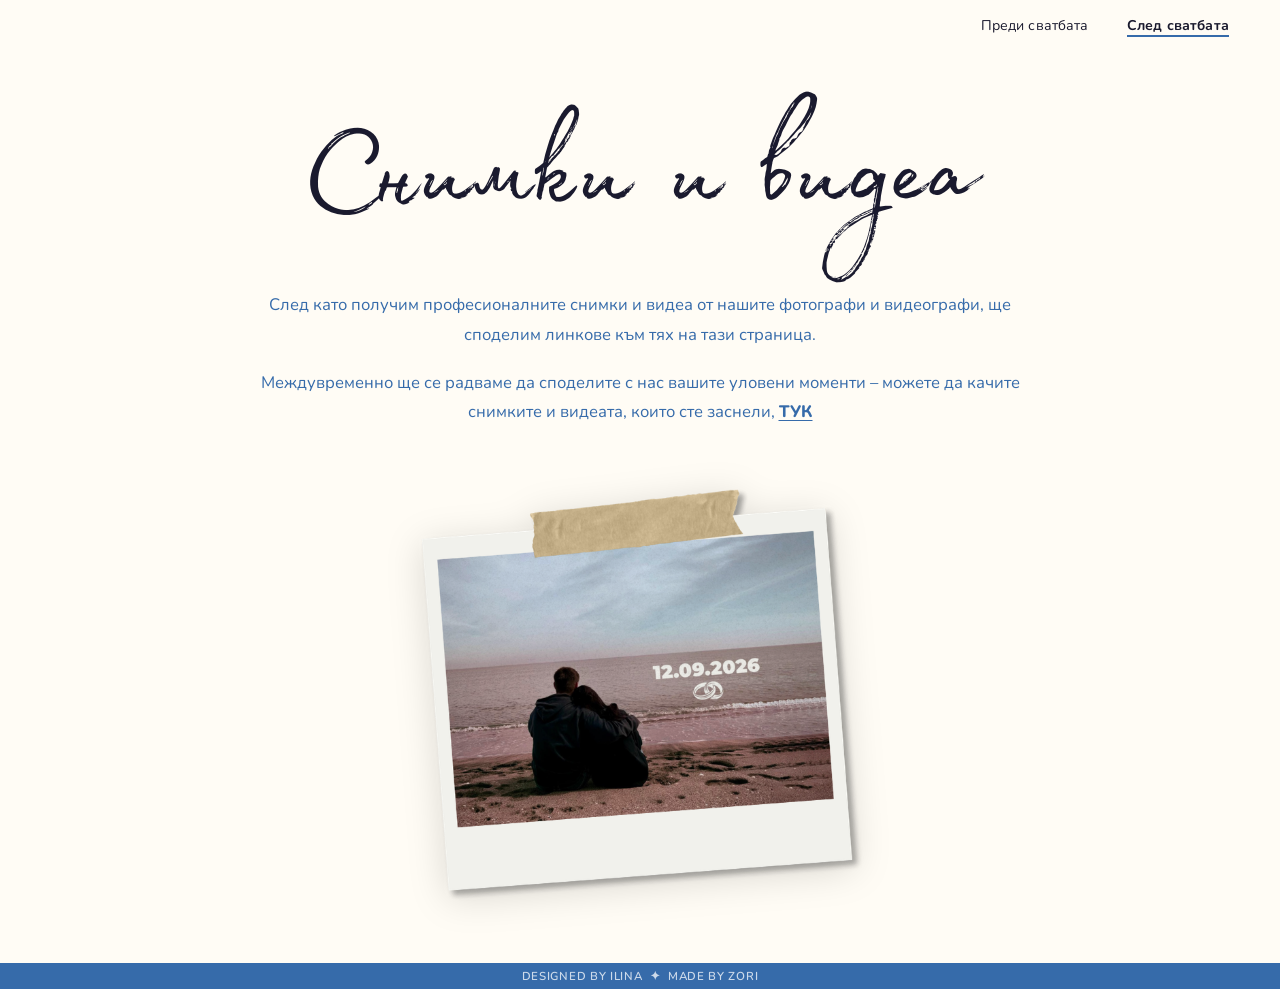
<file: after.html>
<!DOCTYPE html>
<html lang="bg">
<head>
  <meta charset="UTF-8">
  <meta name="viewport" content="width=device-width, initial-scale=1.0">
  <title>Васил &amp; Илина — След сватбата</title>
  <link rel="stylesheet" href="styles.css">
</head>
<body>

  <!-- NAV -->
  <nav class="nav">
    <a href="index.html" class="nav-link">Преди сватбата</a>
    <a href="#" class="nav-link nav-link--active">След сватбата</a>
  </nav>

  <div class="page-wrap">

    <section class="after-slide">
      <div class="after-content">
        <h1 class="after-title">Снимки и видеа</h1>

        <p class="after-body">След като получим професионалните снимки и видеа от нашите фотографи и видеографи, ще споделим линкове към тях на тази страница.</p>

        <p class="after-body">Междувременно ще се радваме да споделите с нас вашите уловени моменти – можете да качите снимките и видеата, които сте заснели,&nbsp;<a href="https://mega.nz/filerequest/O17BYxiAAkg" target="_blank" rel="noopener" class="after-link">ТУК</a></p>

        <div class="after-polaroid">
          <img src="website/Graphics/Vasil_Ilina.png" alt="Васил и Илина">
        </div>
      </div>
    </section>

    <footer class="site-footer">
      <p class="site-footer__text">Designed by Ilina &nbsp;✦&nbsp; Made by Zori</p>
    </footer>

  </div><!-- /.page-wrap -->

  <button class="back-to-top" aria-label="Нагоре" onclick="window.scrollTo({top:0,behavior:'smooth'})">&#8679;</button>

  <script>
    (function () {
      var btn = document.querySelector('.back-to-top');
      window.addEventListener('scroll', function () {
        btn.classList.toggle('visible', window.scrollY > 400);
      }, { passive: true });
    }());
  </script>

</body>
</html>
</file>
<file: styles.css>
/* ============================================================
   FONTS
   ============================================================ */
@font-face {
  font-family: 'Madelyn';
  src: url('website/FONT - Madelyn - Headlines/madelyn_regular.otf') format('opentype');
  font-weight: normal;
  font-style: normal;
}

@font-face {
  font-family: 'Nunito';
  src: url('website/FONT - Nunito - Body/Nunito-VariableFont_wght.ttf') format('truetype');
  font-weight: 100 900;
  font-style: normal;
}

@font-face {
  font-family: 'Nunito';
  src: url('website/FONT - Nunito - Body/Nunito-Italic-VariableFont_wght.ttf') format('truetype');
  font-weight: 100 900;
  font-style: italic;
}

/* ============================================================
   CSS VARIABLES
   ============================================================ */
:root {
  --cream:      #fffcf5;
  --blue-light: #e9f5ff;
  --blue:       #366baa;
  --dark:       #1a1a2e;
  --nav-h:      52px;
}

/* ============================================================
   RESET & BASE
   ============================================================ */
*, *::before, *::after {
  box-sizing: border-box;
  margin: 0;
  padding: 0;
}

html {
  scroll-behavior: smooth;
}

.page-wrap {
  overflow-x: hidden;
}

body {
  font-family: 'Nunito', sans-serif;
  background: var(--cream);
}

/* ============================================================
   NAV
   ============================================================ */
.nav {
  position: fixed;
  top: 0;
  left: 0;
  right: 0;
  height: var(--nav-h);
  display: flex;
  align-items: center;
  justify-content: flex-end;
  gap: clamp(1rem, 3vw, 2.5rem);
  padding: 0 clamp(1.25rem, 4vw, 3.5rem);
  z-index: 200;
  background: rgba(255, 252, 245, 0.92);
  backdrop-filter: blur(6px);
  -webkit-backdrop-filter: blur(6px);
}

.nav-link {
  font-family: 'Nunito', sans-serif;
  font-size: clamp(0.8rem, 1.1vw, 1rem);
  font-weight: 400;
  color: var(--dark);
  text-decoration: none;
  letter-spacing: 0.01em;
  position: relative;
  padding-bottom: 2px;
}

.nav-link::after {
  content: '';
  position: absolute;
  left: 0;
  bottom: 0;
  width: 0;
  height: 1.5px;
  background: var(--blue);
  transition: width 0.3s cubic-bezier(0.22, 1, 0.36, 1);
}

.nav-link:hover::after,
.nav-link--active::after {
  width: 100%;
}

.nav-link--active {
  font-weight: 700;
}

/* ============================================================
   SLIDE 1 — ANIMATIONS
   ============================================================ */
@keyframes fadeUp {
  from { opacity: 0; transform: translateY(40px); }
  to   { opacity: 1; transform: translateY(0); }
}

@keyframes fadeDown {
  from { opacity: 0; transform: translateY(-30px) rotate(-3deg); }
  to   { opacity: 1; transform: translateY(0)    rotate(-3deg); }
}

@keyframes fadeInLeft {
  from { opacity: 0; transform: translateX(-40px); }
  to   { opacity: 1; transform: translateX(0); }
}

@keyframes fadeInRight {
  from { opacity: 0; transform: translateX(40px); }
  to   { opacity: 1; transform: translateX(0); }
}

@keyframes fadeIn {
  from { opacity: 0; }
  to   { opacity: 1; }
}

/* ============================================================
   SLIDE 1 — VIDEO HERO
   ============================================================ */
.slide-1 {
  position: relative;
  width: 100%;
  height: 100svh; /* svh = small viewport height — avoids mobile bar issues */
  min-height: 520px;
  overflow: hidden;
  display: flex;
  align-items: center;
  justify-content: center;
}

/* Full-bleed video */
.s1-video {
  position: absolute;
  inset: 0;
  width: 100%;
  height: 100%;
  object-fit: cover;
  z-index: 0;
}

/* Tape badges top-left / top-right */
.s1-badge {
  position: absolute;
  z-index: 2;
  height: clamp(220px, 24vw, 350px);
  top: 3%;
  display: block;
  cursor: pointer;
  transition: transform 0.4s cubic-bezier(0.22, 1, 0.36, 1),
              filter 0.4s ease;
  animation: fadeInLeft 1s cubic-bezier(0.22, 1, 0.36, 1) 1.4s both;
}

.s1-badge img {
  height: 100%;
  width: auto;
  display: block;
}

.s1-badge:hover {
  transform: translateY(-10px) scale(1.06);
  filter: drop-shadow(0 8px 16px rgba(0,0,0,0.18));
}
.s1-badge--left  { left:  clamp(1rem, 3.5vw, 4.5rem); }
.s1-badge--right { right: clamp(1rem, 3.5vw, 4.5rem); top: 6.5%; animation: fadeInRight 1s cubic-bezier(0.22, 1, 0.36, 1) 1.6s both; }

/* Centre block: title + tape strip — absolutely placed so badges never overlap */
.s1-center {
  position: absolute;
  top: 40%;
  left: 50%;
  transform: translateX(-50%);
  z-index: 2;
  display: flex;
  flex-direction: column;
  align-items: center;
  gap: 0;
  width: 90%;
}

.s1-title {
  font-family: 'Madelyn', cursive;
  font-size: clamp(5.25rem, 15vw, 18rem);
  font-weight: normal;
  color: #ffffff;
  line-height: 1;
  text-align: center;
  white-space: nowrap;
  text-shadow: 0 2px 24px rgba(0,0,0,0.18);
  animation: fadeUp 1s cubic-bezier(0.22, 1, 0.36, 1) 0.3s both;
}

.s1-tape {
  height: clamp(330px, 36vw, 500px);
  max-width: 88vw;
  object-fit: contain;
  transform: rotate(-3deg);
  margin-top: -8rem;
  animation: fadeDown 1s cubic-bezier(0.22, 1, 0.36, 1) 0.9s both;
}

/* Bottom row: stars flanking the tape — always travel together */
.s1-bottom-row {
  display: flex;
  align-items: center;
  justify-content: center;
  gap: clamp(0.5rem, 2vw, 2rem);
  width: 100%;
}

.s1-deco {
  pointer-events: none;
  flex-shrink: 0;
  transform: translateY(-4rem);
  animation: fadeIn 1s ease 1.2s both;
}

.s1-deco--left {
  width: clamp(70px, 10vw, 155px);
  mix-blend-mode: screen;
}

.s1-deco--right {
  width: clamp(50px, 7vw, 110px);
}

/* ============================================================
   SLIDE 2 — COUNTDOWN
   ============================================================ */
.slide-2 {
  position: relative;
  background: var(--cream);
  overflow: hidden;
  display: flex;
  align-items: center;
  justify-content: center;
  padding: clamp(3.5rem, 8vh, 7rem) 2rem;
}

/* Ribbon decorations — decorative, behind all text (z-index: 0) */
.s2-ribbon {
  position: absolute;
  width: clamp(300px, 35%, 860px);
  pointer-events: none;
  mix-blend-mode: multiply;
  z-index: 0;
}

/* ↕ Tweak `top` (%) and `translateY` offset to shift ribbon up/down */
.s2-ribbon--left {
  left: -2%;
  top: 70%;
  transform: translateY(-50%);
}

.s2-ribbon--right {
  right: -2%;
  top: 42%;
  transform: translateY(-50%);
}

/* Countdown content — always above the ribbon images */
.s2-content {
  position: relative;
  z-index: 2;
  text-align: center;
}

.s2-label {
  font-family: 'Madelyn', cursive;
  font-size: clamp(2rem, 5vw, 5.5rem);
  color: var(--blue);
  font-weight: normal;
  line-height: 1.15;
  margin-bottom: clamp(0.75rem, 2vh, 1.5rem);
}

.countdown {
  display: flex;
  align-items: flex-start;
  justify-content: center;
  gap: 0;
}

.countdown__unit {
  display: flex;
  flex-direction: column;
  align-items: center;
  min-width: clamp(56px, 9vw, 130px);
}

.countdown__num {
  font-family: 'Nunito', sans-serif;
  font-size: clamp(2rem, 5.5vw, 6.5rem);
  font-weight: 800;
  color: var(--dark);
  line-height: 1;
}

.countdown__num--blue {
  color: var(--blue);
}

.countdown__sep {
  font-family: 'Nunito', sans-serif;
  font-size: clamp(2rem, 5.5vw, 6.5rem);
  font-weight: 800;
  color: var(--dark);
  line-height: 1;
  align-self: flex-start;
  padding: 0 clamp(0.1rem, 0.5vw, 0.4rem);
}

.countdown__lbl {
  font-family: 'Nunito', sans-serif;
  font-size: clamp(0.65rem, 1.1vw, 1.1rem);
  font-weight: 400;
  color: #6b7a90;
  margin-top: 0.3rem;
  letter-spacing: 0.01em;
}

/* ============================================================
   SLIDE 3 — INVITATION
   ============================================================ */
.slide-3 {
  background: var(--blue-light);
  display: flex;
  align-items: center;
  justify-content: center;
  padding: clamp(4rem, 9vh, 8rem) clamp(2rem, 8vw, 9rem);
}

.s3-inner {
  width: 100%;
  max-width: 1380px;
  display: flex;
  align-items: center;
  gap: clamp(2.5rem, 5vw, 7rem);
}

/* Text column */
.s3-text {
  flex: 1 1 0;
  min-width: 0;
}

.s3-heading {
  font-family: 'Madelyn', cursive;
  font-size: clamp(2.2rem, 4.5vw, 5.75rem);
  font-weight: normal;
  color: var(--dark);
  line-height: 1.1;
  margin-bottom: clamp(1.5rem, 3vh, 2.5rem);
}

.s3-text p {
  font-family: 'Nunito', sans-serif;
  font-size: clamp(0.9rem, 1.3vw, 1.2rem);
  font-weight: 400;
  color: var(--blue);
  line-height: 1.85;
  text-align: justify;
  margin-bottom: 1.1em;
}

.s3-text p:last-child {
  margin-bottom: 0;
}

/* Photo collage column */
.s3-photos {
  flex: 0 0 auto;
  width: clamp(240px, 38%, 500px);
}

.s3-photos img {
  width: 100%;
  height: auto;
  display: block;
}

/* ============================================================
   SLIDE 5 — LOCATION
   ============================================================ */
.slide-5 {
  background: var(--cream);
  display: flex;
  align-items: center;
  justify-content: center;
  min-height: 100svh;
  padding: calc(var(--nav-h) + clamp(2.5rem, 5vh, 4rem)) clamp(2rem, 6vw, 7rem) clamp(3rem, 6vh, 5rem);
}

.s5-inner {
  width: 100%;
  max-width: 1380px;
  display: flex;
  align-items: flex-start;
  gap: clamp(2rem, 4vw, 6rem);
}

/* ── Left column ── */
.s5-left {
  flex: 1 1 0;
  min-width: 0;
  display: flex;
  flex-direction: column;
  gap: clamp(1rem, 2.5vh, 2rem);
}

.s5-heading-sub {
  display: block;
  font-family: 'Nunito', sans-serif;
  font-size: clamp(1rem, 1.5vw, 1.4rem);
  font-weight: 600;
  color: var(--blue);
  margin-bottom: -0.3em;
}

.s5-heading-main {
  font-family: 'Madelyn', cursive;
  font-size: clamp(5rem, 11vw, 15rem);
  font-weight: normal;
  color: var(--dark);
  line-height: 1;
  margin: 0;
}

.s5-body {
  font-family: 'Nunito', sans-serif;
  font-size: clamp(0.95rem, 1.3vw, 1.2rem);
  font-weight: 400;
  color: var(--blue);
  line-height: 1.8;
  text-align: justify;
}

.s5-body strong em {
  font-style: italic;
  font-weight: 700;
}

.s5-body a {
  color: var(--blue);
  text-decoration: underline;
  text-underline-offset: 3px;
  transition: opacity 0.2s;
}

.s5-body a:hover {
  opacity: 0.65;
}

.s5-body {
  margin-top: -1rem;
  margin-bottom: clamp(1rem, 3vh, 2.5rem);
}

/* Map — torn parchment frame */
.s5-map-wrap {
  position: relative;
  width: 85%;
  margin: 0 auto;
}

/* Parchment sits behind the iframe, extending beyond it on all sides */
.s5-map-wrap::before {
  content: '';
  position: absolute;
  inset: -22% -13% -30% -13%;
  background-image: url('website/Graphics/Slide 5/map bg.png');
  background-size: 100% 100%;
  pointer-events: none;
  z-index: 0;
}

/* ↕ Change height here to resize only the map, parchment scales with it */
.s5-map-wrap iframe {
  position: relative;
  z-index: 1;
  display: block;
  width: 100%;
  height: clamp(340px, 52vh, 600px);
  border: 0;
  border-radius: 12px;
  box-shadow: 0 4px 32px rgba(180, 160, 120, 0.35), 0 1px 8px rgba(150, 130, 90, 0.2);
  -webkit-mask-image: linear-gradient(to right,  transparent, black 5%, black 95%, transparent),
                      linear-gradient(to bottom, transparent, black 4%, black 99%, transparent);
  -webkit-mask-composite: destination-in;
  mask-image: linear-gradient(to right,  transparent, black 5%, black 95%, transparent),
              linear-gradient(to bottom, transparent, black 4%, black 99%, transparent);
  mask-composite: intersect;
}

/* ── Right column ── */
.s5-right {
  flex: 1 1 0;
  min-width: 0;
  display: flex;
  flex-direction: column;
  align-items: flex-start;
  gap: 0;
}

.s5-photos {
  width: 120%;
  max-width: 680px;
  height: auto;
  display: block;
}

.s5-shells {
  width: 100%;
  display: flex;
  align-items: center;
  justify-content: center;
  gap: clamp(0.5rem, 1.5vw, 1.5rem);
  margin-top: -36%;
}

.s5-shells-left {
  width: clamp(160px, 28%, 300px);
}

.s5-shells-right {
  width: clamp(140px, 23%, 260px);
}

.s5-ritual {
  margin-top: -4%;
  padding-left: 8%;
  font-family: 'Nunito', sans-serif;
  font-size: clamp(1rem, 1.4vw, 1.3rem);
  font-weight: 400;
  color: var(--blue);
  line-height: 1.8;
}

/* ============================================================
   SLIDE 4 — RSVP
   ============================================================ */
.slide-4 {
  position: relative;
  width: 100%;
  min-height: 100svh;
  display: flex;
  align-items: center;
  justify-content: center;
  background-image: url('website/Graphics/Slide 4/BG-cropped.png');
  background-size: cover;
  background-position: center;
  overflow: hidden;
}

.s4-deco {
  position: absolute;
  pointer-events: none;
  z-index: 0;
}

.s4-deco--palm {
  left: -16%;
  bottom: -2%;
  width: clamp(500px, 62vw, 1000px);
}

.s4-deco--dove {
  right: -3%;
  top: 50%;
  transform: translateY(-50%);
  width: clamp(320px, 42vw, 700px);
}

/* Card */
.s4-card {
  position: relative;
  z-index: 2;
  background: #f5f0e6;
  border-radius: 12px;
  width: clamp(340px, 48vw, 720px);
  padding: clamp(2.5rem, 5vh, 4.5rem) clamp(2rem, 4vw, 3.5rem) clamp(2rem, 4vh, 3.5rem);
  text-align: center;
  /* layered shadow to mimic pinned-note look */
  box-shadow:
    -10px 14px 0 -2px rgba(0, 0, 0, 0.10),
    -14px 20px 28px rgba(0, 0, 0, 0.20);
}

/* Brown tape at top */
.s4-card::before {
  content: '';
  position: absolute;
  top: -20px;
  left: 50%;
  transform: translateX(-50%);
  width: clamp(70px, 10vw, 140px);
  height: clamp(20px, 2.5vw, 36px);
  background: #b8906a;
  border-radius: 4px;
}

.s4-title {
  font-family: 'Madelyn', cursive;
  font-size: clamp(2rem, 4vw, 4.25rem);
  font-weight: normal;
  color: var(--blue);
  line-height: 1.1;
  margin-bottom: clamp(1rem, 2.5vh, 2rem);
}

.s4-body {
  font-family: 'Nunito', sans-serif;
  font-size: clamp(0.9rem, 1.25vw, 1.15rem);
  font-weight: 500;
  color: var(--dark);
  line-height: 1.7;
  margin-bottom: 0.2em;
}

.s4-date {
  display: block;
  font-family: 'Nunito', sans-serif;
  font-size: clamp(0.95rem, 1.35vw, 1.2rem);
  font-weight: 700;
  font-style: italic;
  color: var(--blue);
  margin: 0.5em 0;
}

.s4-footer {
  font-family: 'Nunito', sans-serif;
  font-size: clamp(0.9rem, 1.25vw, 1.15rem);
  font-weight: 500;
  color: var(--dark);
  line-height: 1.7;
  margin-bottom: clamp(1.5rem, 3.5vh, 2.75rem);
}

.s4-btn {
  display: inline-block;
  background: var(--blue);
  color: #ffffff;
  font-family: 'Nunito', sans-serif;
  font-size: clamp(0.9rem, 1.2vw, 1.1rem);
  font-weight: 700;
  text-decoration: none;
  padding: clamp(0.7rem, 1.5vh, 1rem) clamp(2rem, 5vw, 3.75rem);
  border-radius: 7px;
  transition: transform 0.3s cubic-bezier(0.22, 1, 0.36, 1), box-shadow 0.3s ease;
}

.s4-btn:hover {
  transform: translateY(-4px);
  box-shadow: 0 12px 28px rgba(54, 107, 170, 0.45);
}

/* ============================================================
   SLIDE 6 — PROGRAM
   ============================================================ */
.slide-6 {
  position: relative;
  width: 100%;
  min-height: 100svh;
  display: flex;
  align-items: center;
  justify-content: center;
  background-image: url('website/BG-paper.png');
  background-size: cover;
  background-position: center;
  padding: clamp(5rem, 12vh, 9rem) clamp(1rem, 5vw, 4rem) clamp(8rem, 18vh, 14rem);
}

.s6-card {
  position: relative;
  width: clamp(300px, 72vw, 1000px);
  padding: clamp(2rem, 4vh, 4rem) clamp(2.5rem, 6vw, 7rem);
  display: flex;
  flex-direction: column;
  align-items: center;
  gap: clamp(1.5rem, 4vh, 3rem);
}

.s6-title {
  font-family: 'Madelyn', cursive;
  font-size: clamp(3rem, 6vw, 6rem);
  font-weight: normal;
  color: var(--dark);
  text-align: center;
  line-height: 1.1;
}

.s6-grid {
  display: flex;
  flex-wrap: wrap;
  justify-content: center;
  gap: clamp(1rem, 2vw, 2rem) clamp(2rem, 5vw, 5rem);
  width: 100%;
}

.s6-item {
  display: flex;
  flex-direction: column;
  align-items: center;
  gap: 0.2rem;
  width: clamp(130px, 18vw, 200px);
  transition: transform 0.3s cubic-bezier(0.22, 1, 0.36, 1);
}

.s6-item:hover {
  transform: translateY(-8px);
}

.s6-icon {
  width: 100%;
  height: auto;
  object-fit: contain;
  transition: transform 0.4s cubic-bezier(0.22, 1, 0.36, 1);
}

.s6-item:hover .s6-icon {
  transform: scale(1.12) rotate(-3deg);
}

.s6-time {
  font-family: 'Nunito', sans-serif;
  font-size: clamp(0.9rem, 1.3vw, 1.15rem);
  font-weight: 700;
  color: var(--blue);
  text-align: center;
}

.s6-desc {
  font-family: 'Nunito', sans-serif;
  font-size: clamp(0.85rem, 1.2vw, 1.05rem);
  font-weight: 400;
  color: var(--blue);
  text-align: center;
  line-height: 1.4;
}

/* ============================================================
   SLIDE 7 — Q&A
   ============================================================ */
.slide-7 {
  position: relative;
  width: 100%;
  background: var(--cream);
  display: flex;
  align-items: flex-start;
  justify-content: center;
  padding: clamp(4rem, 8vh, 7rem) clamp(230px, 26vw, 420px);
  overflow: hidden;
}

.slide-7::before,
.slide-7::after {
  content: '';
  position: absolute;
  top: 0;
  bottom: 0;
  width: clamp(160px, 18vw, 280px);
  background-repeat: repeat;
  background-size: 380px auto;
  pointer-events: none;
  opacity: 0.9;
}

.slide-7::before {
  left: 0;
  background-image: url('website/BG_pattern_DVE.png');
}

.slide-7::after {
  right: 0;
  background-image: url('website/BG_pattern_DVE.png');
}

.s7-content {
  width: 100%;
  max-width: 820px;
  display: flex;
  flex-direction: column;
  gap: clamp(1.5rem, 3.5vh, 2.75rem);
}

.s7-title {
  font-family: 'Madelyn', cursive;
  font-size: clamp(3rem, 5.5vw, 5.5rem);
  font-weight: normal;
  color: var(--dark);
  text-align: center;
  line-height: 1.1;
  margin-bottom: clamp(0.5rem, 2vh, 1.5rem);
}

.s7-qa {
  display: flex;
  flex-direction: column;
  gap: 0.4rem;
}

.s7-q {
  font-family: 'Nunito', sans-serif;
  font-size: clamp(1rem, 1.4vw, 1.25rem);
  font-weight: 700;
  color: var(--blue);
  line-height: 1.5;
}

.s7-a {
  font-family: 'Nunito', sans-serif;
  font-size: clamp(0.9rem, 1.2vw, 1.1rem);
  font-weight: 400;
  color: var(--dark);
  line-height: 1.75;
}

/* ============================================================
   SLIDE 8 — Thank you
   ============================================================ */
.slide-8 {
  background: var(--blue-light);
  display: flex;
  flex-direction: column;
  align-items: center;
  padding: 4rem 2rem 2.5rem;
  gap: 1rem;
}

.s8-title {
  font-family: 'Madelyn', cursive;
  font-size: clamp(3rem, 6vw, 6.5rem);
  color: var(--dark);
  text-align: center;
  line-height: 1.1;
}

.s8-subtitle {
  font-family: 'Nunito', sans-serif;
  font-size: clamp(0.95rem, 1.3vw, 1.15rem);
  color: var(--blue);
  text-align: center;
  line-height: 1.7;
}

.s8-gallery {
  position: relative;
  display: flex;
  align-items: center;
  justify-content: center;
  gap: clamp(1.5rem, 3vw, 3rem);
  width: 100%;
  max-width: 1200px;
  padding: 2.5rem 2rem 5rem;
}

.s8-pol {
  height: clamp(220px, 28vw, 380px);
  width: auto;
  flex-shrink: 0;
}

.s8-pol--left  { transform: rotate(14deg);  margin-top: -2rem; margin-right: clamp(1rem, 3vw, 3rem); transition: transform 0.4s cubic-bezier(0.22, 1, 0.36, 1); }
.s8-pol--right { transform: rotate(-14deg); margin-top: -2rem; margin-left: -2rem; transition: transform 0.4s cubic-bezier(0.22, 1, 0.36, 1); }

.s8-pol--left:hover  { transform: rotate(8deg)  translateY(-12px) scale(1.04); }
.s8-pol--right:hover { transform: rotate(-8deg) translateY(-12px) scale(1.04); }

.s8-main-wrap {
  position: relative;
  display: flex;
  flex-direction: column;
  align-items: center;
}

.s8-main-photo {
  width: clamp(260px, 30vw, 420px);
  border-radius: 4px;
  display: block;
}

.s8-footer {
  font-family: 'Nunito', sans-serif;
  font-size: clamp(0.75rem, 1vw, 0.9rem);
  color: var(--dark);
  text-align: center;
  opacity: 0.55;
  padding-bottom: 0.5rem;
}

/* ============================================================
   SITE FOOTER
   ============================================================ */
.site-footer {
  background: var(--blue);
  padding: 0.3rem 2rem;
  text-align: center;
}

.site-footer__text {
  font-family: 'Nunito', sans-serif;
  font-size: clamp(0.65rem, 0.9vw, 0.8rem);
  font-weight: 600;
  color: rgba(255, 255, 255, 0.75);
  letter-spacing: 0.06em;
  text-transform: uppercase;
}

/* ============================================================
   RESPONSIVE
   ============================================================ */

/* Tablet (≤ 900px) */
@media (max-width: 900px) {
  .s1-title {
    font-size: clamp(4rem, 15vw, 9rem);
  }

  .s1-tape {
    margin-top: -2rem;
  }

  /* Shrink ribbons a little so they don't crowd the text */
  .s2-ribbon {
    width: clamp(200px, 44%, 580px);
  }

  .s3-inner {
    flex-direction: column-reverse;
  }

  .s3-photos {
    width: clamp(220px, 72%, 420px);
  }

  .s3-text p {
    text-align: left;
  }

  .s5-inner {
    flex-direction: column;
  }

  .s5-left {
    align-items: center;
  }

  .s5-map-wrap {
    width: 85%;
    margin: 0 auto;
  }

  .s5-right {
    align-items: center;
    text-align: center;
  }

  .s5-ritual {
    text-align: left;
  }

  .s4-deco--palm {
    width: clamp(340px, 50vw, 640px);
  }

  .s4-deco--dove {
    display: none;
  }

  .s4-card {
    width: clamp(320px, 62vw, 520px);
  }

  .s4-title {
    font-size: clamp(3rem, 6vw, 4.25rem);
  }

  .s6-card {
    width: clamp(280px, 90vw, 700px);
    padding: clamp(2rem, 4vh, 4rem) clamp(2rem, 5vw, 5rem);
  }

  .s6-grid {
    gap: 0.75rem 2rem;
  }

  .s6-item {
    width: clamp(100px, 18vw, 150px);
    gap: 0.3rem;
  }

  .slide-7::before,
  .slide-7::after {
    width: clamp(100px, 14vw, 180px);
  }

  .slide-7 {
    padding-left: clamp(130px, 16vw, 210px);
    padding-right: clamp(130px, 16vw, 210px);
  }

  .s8-gallery {
    flex-wrap: wrap;
    justify-content: center;
    gap: 2rem 2.5rem;
    padding: 1.5rem 2rem 2rem;
  }

  .s8-main-wrap {
    order: 1;
    width: 100%;
    display: flex;
    justify-content: center;
  }

  .s8-main-photo {
    width: clamp(300px, 45vw, 460px);
  }

  .s8-pol {
    display: block;
    order: 2;
    height: clamp(180px, 28vw, 300px);
    width: auto;
    margin-top: 0;
  }

  .s8-pol--left  { transform: rotate(8deg); }
  .s8-pol--right { transform: rotate(-8deg); }
}

/* Mobile (≤ 600px) */
@media (max-width: 600px) {
  :root {
    --nav-h: 46px;
  }

  .nav {
    gap: 1rem;
    padding: 0 1rem;
  }

  /* Let the title wrap on very narrow screens */
  .s1-title {
    white-space: normal;
    font-size: clamp(2.5rem, 16vw, 5rem);
    padding: 0 0.5rem;
  }

  .s1-badge {
    height: auto;
    width: clamp(260px, 82vw, 420px);
    left: 50% !important;
    right: auto !important;
    transform: translateX(-50%) !important;
    top: 8%;
  }

  .s1-badge img {
    width: 100%;
    height: auto;
  }

  .s1-badge--right {
    top: 27%;
  }

  .s1-center {
    top: 55%;
  }

  .s1-tape {
    margin-top: 0;
  }

  .s1-tape {
    height: auto;
    width: clamp(160px, 55vw, 280px);
    margin-top: 0;
  }

  .s1-deco--left  { width: clamp(55px, 14vw, 80px); transform: translateY(-1rem); }
  .s1-deco--right { width: clamp(40px, 10vw, 60px); transform: translateY(-1rem); }

  /* Ribbons are purely decorative — hide on phone to keep countdown clean */
  .s2-ribbon {
    display: none;
  }

  .slide-2 {
    padding: 3rem 1.5rem;
  }

  /* Scale down countdown label on small screens */
  .s2-label {
    font-size: clamp(1.7rem, 7vw, 2.8rem);
  }

  /* Scale down countdown numbers so they fit in one row */
  .countdown__num,
  .countdown__sep {
    font-size: clamp(2.4rem, 12vw, 3.8rem);
  }

  .countdown__unit {
    min-width: clamp(44px, 13vw, 72px);
  }

  .countdown__lbl {
    font-size: clamp(0.6rem, 2.5vw, 0.85rem);
  }

  .s3-photos {
    width: 90%;
  }

  /* Slide 5 — fix photo overflow and shells overlap on mobile */
  .s5-photos {
    width: 100%;
  }

  .s5-shells {
    margin-top: -18%;
  }

  /* Slide 6 — push card into the paper zone of the background */
  .slide-6 {
    align-items: flex-start;
    padding-top: clamp(9rem, 30svh, 14rem);
  }

  .s4-deco--palm,
  .s4-deco--dove {
    display: none;
  }

  .s4-card {
    width: clamp(300px, 86vw, 480px);
  }

  .s4-title {
    font-size: clamp(3rem, 10vw, 4rem);
  }

  .s5-heading-main {
    font-size: clamp(5rem, 22vw, 9rem);
  }

  .s6-card {
    width: 94vw;
    padding: 2rem 1.5rem;
  }

  .s6-title {
    font-size: clamp(2.5rem, 11vw, 4rem);
  }

  .s6-grid {
    gap: 0.75rem 2rem;
  }

  .s6-item {
    width: clamp(90px, 36vw, 140px);
    gap: 0.25rem;
  }

  .slide-7::before,
  .slide-7::after {
    display: none;
  }

  .slide-7 {
    padding-left: 1.25rem;
    padding-right: 1.25rem;
  }

  .s8-gallery {
    display: grid;
    grid-template-columns: 1fr 1fr;
    grid-template-rows: auto auto;
    gap: 1rem;
    padding: 1.5rem 1rem 2.5rem;
    max-width: 500px;
  }

  .s8-main-wrap {
    grid-column: 1 / -1;
    grid-row: 1;
    display: flex;
    justify-content: center;
    order: unset;
    width: auto;
  }

  .s8-main-photo {
    width: clamp(240px, 66vw, 340px);
  }

  .s8-pol {
    display: block;
    grid-row: 2;
    height: 42vw;
    width: auto;
    justify-self: center;
    margin-top: 0;
    order: unset;
  }

  .s8-pol--left  { grid-column: 1; transform: rotate(5deg); }
  .s8-pol--right { grid-column: 2; transform: rotate(-5deg); }
}

/* ============================================================
   AFTER PAGE — Снимки и видеа
   ============================================================ */
.after-slide {
  background: var(--cream);
  min-height: 100svh;
  display: flex;
  align-items: center;
  justify-content: center;
  padding: calc(var(--nav-h) + clamp(3rem, 6vh, 5rem)) clamp(1.5rem, 5vw, 6rem) clamp(3rem, 6vh, 5rem);
}

.after-content {
  max-width: 780px;
  width: 100%;
  display: flex;
  flex-direction: column;
  align-items: center;
  text-align: center;
  gap: clamp(0.8rem, 2vh, 1.4rem);
}

.after-title {
  font-family: 'Madelyn', cursive;
  font-size: clamp(4rem, 12vw, 9rem);
  font-weight: normal;
  color: var(--dark);
  line-height: 1.15;
  margin: 0;
}

.after-body {
  font-family: 'Nunito', sans-serif;
  font-size: clamp(0.95rem, 1.3vw, 1.15rem);
  color: var(--blue);
  line-height: 1.8;
  margin: 0;
}

.after-link {
  color: var(--blue);
  font-weight: 800;
  text-decoration: underline;
  text-underline-offset: 3px;
  transition: opacity 0.2s;
}

.after-link:hover {
  opacity: 0.6;
}

/* Polaroid */
.after-polaroid {
  margin-top: clamp(1rem, 3vh, 2rem);
}

.after-polaroid img {
  display: block;
  width: clamp(240px, 38vw, 460px);
  height: auto;
  filter: drop-shadow(0 6px 18px rgba(0, 0, 0, 0.15));
}

/* ============================================================
   BACK TO TOP BUTTON
   ============================================================ */
.back-to-top {
  position: fixed;
  bottom: 2rem;
  right: 2rem;
  z-index: 999;
  width: 48px;
  height: 48px;
  border-radius: 50%;
  border: none;
  background: var(--blue);
  color: #fff;
  font-size: 1.6rem;
  line-height: 1;
  cursor: pointer;
  display: flex;
  align-items: center;
  justify-content: center;
  box-shadow: 0 4px 16px rgba(0, 0, 0, 0.18);
  opacity: 0;
  pointer-events: none;
  transform: translateY(12px);
  transition: opacity 0.3s ease, transform 0.3s ease;
}

.back-to-top.visible {
  opacity: 1;
  pointer-events: auto;
  transform: translateY(0);
}

.back-to-top:hover {
  background: #2a5a96;
  transform: translateY(-3px);
}
</file>
